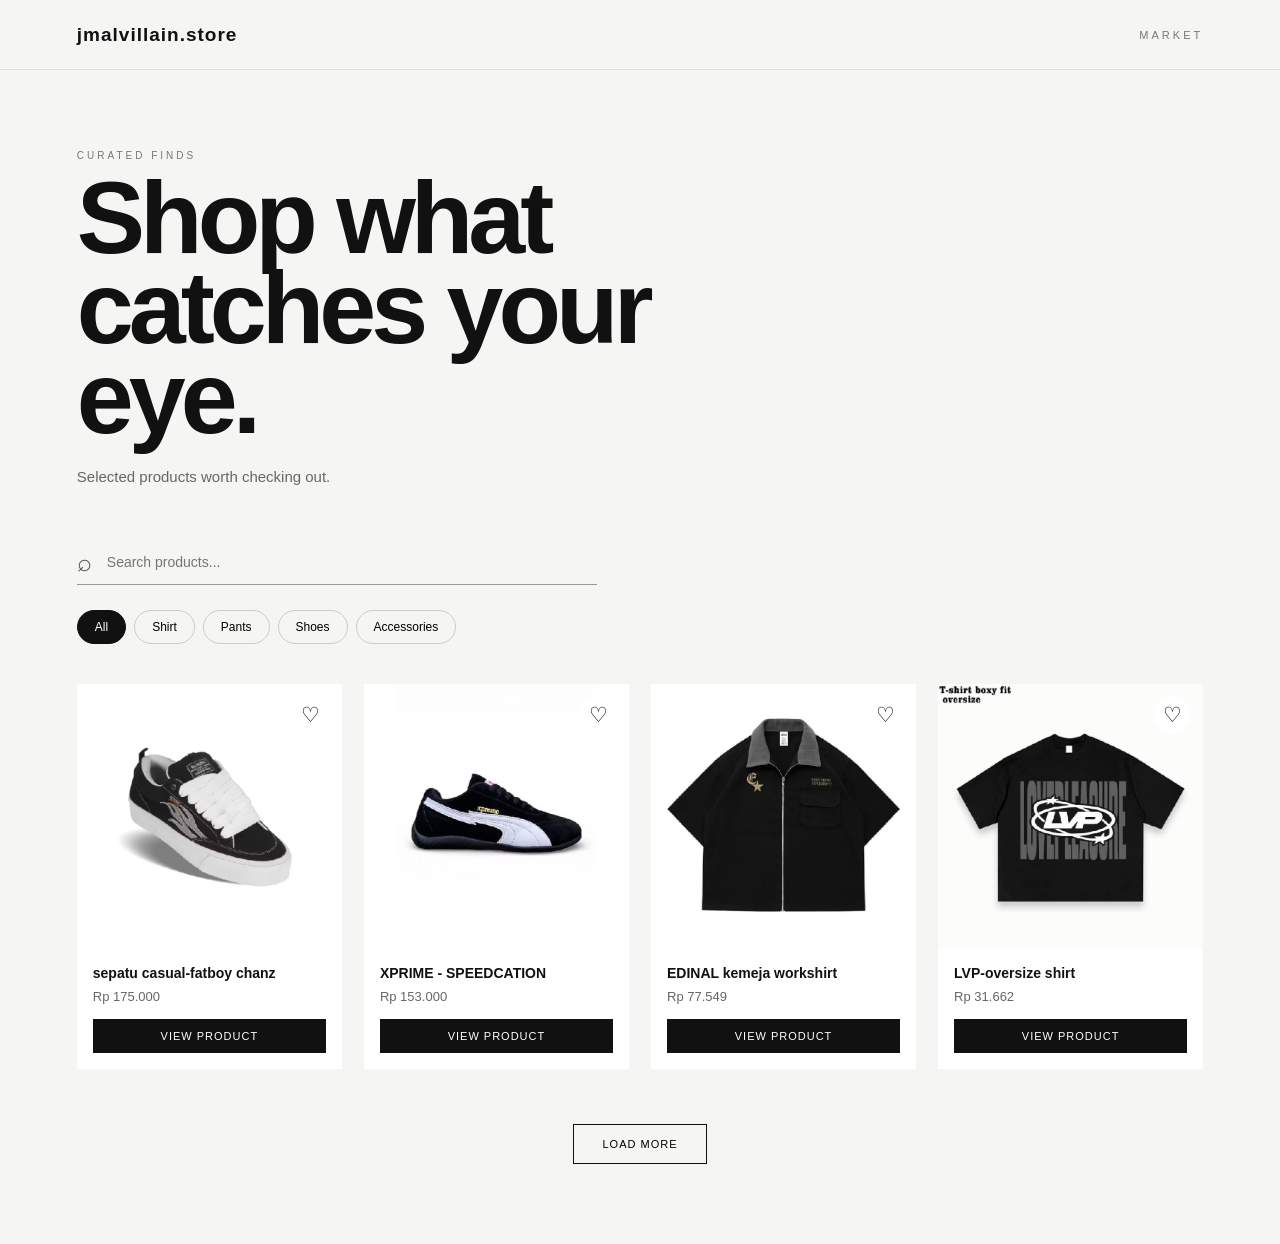
<file: index.html>
<!DOCTYPE html>
<html lang="id">

<head>
	<meta charset="UTF-8">
	<meta name="viewport" content="width=device-width, initial-scale=1.0">

	<title>jmalvillain.store — Market</title>

	<link rel="stylesheet" href="style.css">
</head>

<body>

	<!-- HEADER -->
	<header class="topbar">

		<a href="index.html" class="logo">
			jmalvillain.store
		</a>

		<span class="page-title">
			MARKET
		</span>

	</header>


	<!-- MARKET HEADER -->
	<main class="market">

		<div class="market-intro">

			<p class="section-label">
				CURATED FINDS
			</p>

			<h1>
				Shop what<br>
				catches your eye.
			</h1>

			<p class="intro-text">
				Selected products worth checking out.
			</p>

		</div>


		<!-- SEARCH -->
		<div class="search-box">

			<span>⌕</span>

			<input
				type="text"
				id="searchInput"
				placeholder="Search products..."
			>

		</div>


		<!-- CATEGORIES -->
		<div class="categories" id="categories">

			<button
				class="category active"
				data-category="all">
				All
			</button>

			<button
				class="category"
				data-category="shirt">
				Shirt
			</button>

			<button
				class="category"
				data-category="pants">
				Pants
			</button>

			<button
				class="category"
				data-category="shoes">
				Shoes
			</button>

			<button
				class="category"
				data-category="accessories">
				Accessories
			</button>

		</div>


		<!-- PRODUCT LIST -->
		<section
			id="productList"
			class="product-grid">
		</section>


		<!-- LOAD MORE -->
		<button
			id="loadMore"
			class="load-more">
			LOAD MORE
		</button>

	</main>


	<!-- BOTTOM NAVIGATION -->

	<nav class="bottom-nav">

		<a
			href="index.html"
			class="bottom-item active">

			<span>⌂</span>
			<small>Market</small>

		</a>


		<a
			href="design.html"
			class="bottom-item">

			<span>✦</span>
			<small>Design</small>

		</a>


		<a
			href="favorites.html"
			class="bottom-item">

			<span>♡</span>
			<small>Favorites</small>

		</a>


		<a
			href="profile.html"
			class="bottom-item">

			<span>●</span>
			<small>Profile</small>

		</a>

	</nav>


	<script src="script.js"></script>

</body>

</html>
</file>
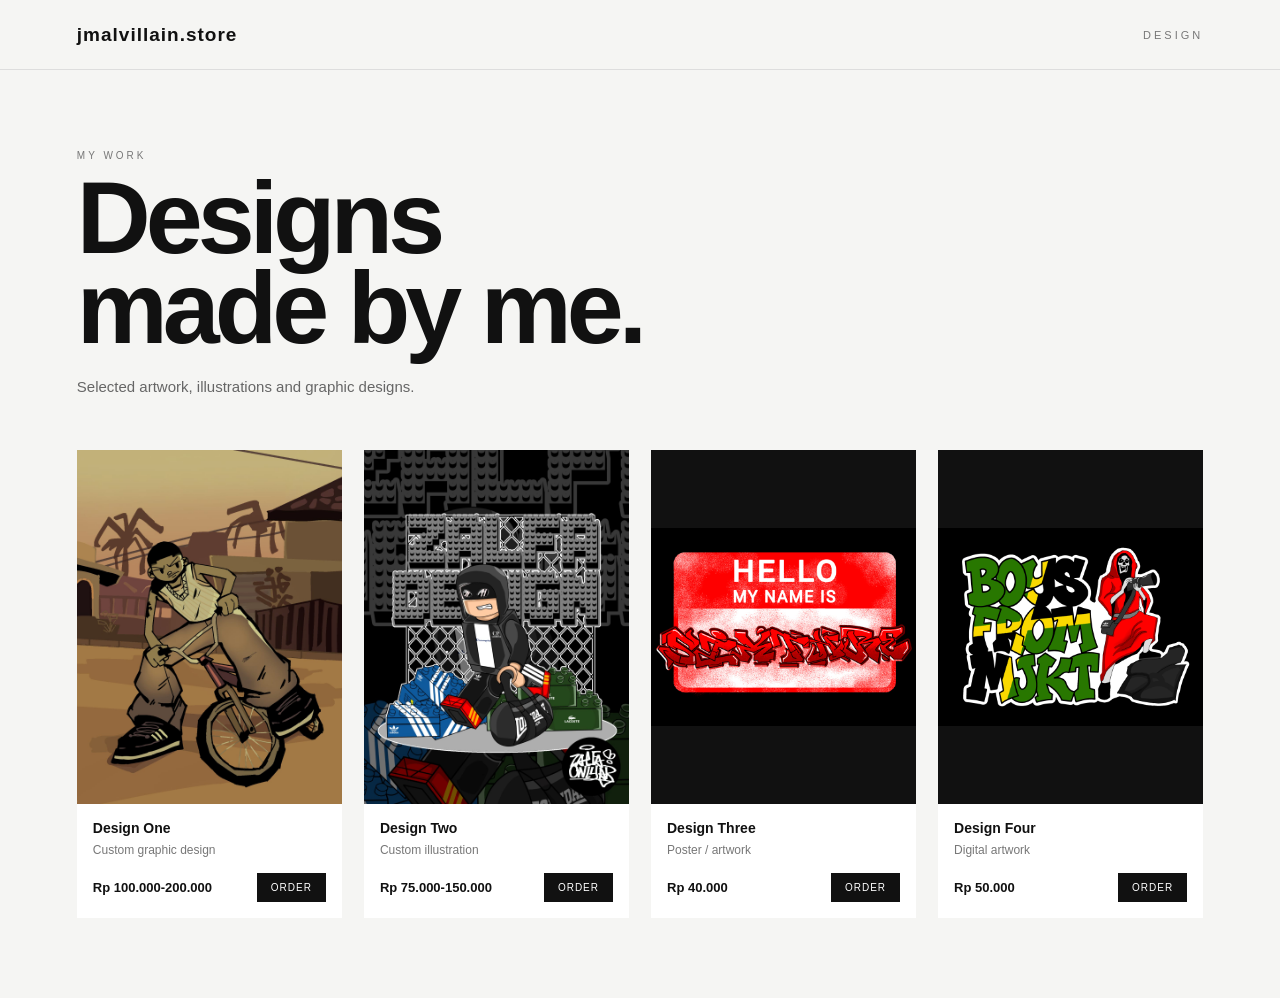
<file: design.html>
<!DOCTYPE html>
<html lang="id">

<head>
    <meta charset="UTF-8">
    <meta name="viewport" content="width=device-width, initial-scale=1.0">

    <title>jmalvillain.store — Design</title>

    <link rel="stylesheet" href="style.css">
</head>

<body>

    <!-- =========================
         HEADER
    ========================== -->

    <header class="topbar">

        <a href="index.html" class="logo">
            jmalvillain.store
        </a>

        <span class="page-title">
            DESIGN
        </span>

    </header>


    <!-- =========================
         DESIGN CONTENT
    ========================== -->

    <main class="market">

        <div class="market-intro">

            <p class="section-label">
                MY WORK
            </p>

            <h1>
                Designs<br>
                made by me.
            </h1>

            <p class="intro-text">
                Selected artwork, illustrations and graphic designs.
            </p>

        </div>


        <!-- =========================
             DESIGN GRID
        ========================== -->

        <section class="design-grid">


            <!-- DESIGN 1 -->

            <article class="design-card">

                <div class="design-image-wrapper">

                    <img
                        src="design1.jpg"
                        alt="Design 1"
                        class="design-image"
                    >

                </div>

                <div class="design-info">

                    <h2>
                        Design One
                    </h2>

                    <p>
                        Custom graphic design
                    </p>

                    <div class="design-bottom">

                        <span>
                            Rp 100.000-200.000
                        </span>

                        <a
                             href="https://wa.me/628816991435?text=Halo%20saya%20ingin%20order%20Design"
    class="design-order"
    target="_blank"
                        >
                            ORDER
                        </a>

                    </div>

                </div>

            </article>


            <!-- DESIGN 2 -->

            <article class="design-card">

                <div class="design-image-wrapper">

                    <img
                        src="design2.jpg"
                        alt="Design 2"
                        class="design-image"
                    >

                </div>

                <div class="design-info">

                    <h2>
                        Design Two
                    </h2>

                    <p>
                        Custom illustration
                    </p>

                    <div class="design-bottom">

                        <span>
                            Rp 75.000-150.000
                        </span>

                        <a
                             href="https://wa.me/628816991435?text=Halo%20saya%20ingin%20order%20Design"
    class="design-order"
    target="_blank"
                        >
                            ORDER
                        </a>

                    </div>

                </div>

            </article>


            <!-- DESIGN 3 -->

            <article class="design-card">

                <div class="design-image-wrapper">

                    <img
                        src="design3.jpg"
                        alt="Design 3"
                        class="design-image"
                    >

                </div>

                <div class="design-info">

                    <h2>
                        Design Three
                    </h2>

                    <p>
                        Poster / artwork
                    </p>

                    <div class="design-bottom">

                        <span>
                            Rp 40.000
                        </span>

                        <a
                            href="https://wa.me/628816991435?text=Halo%20saya%20ingin%20order%20Design"
    class="design-order"
    target="_blank"
                        >
                            ORDER
                        </a>

                    </div>

                </div>

            </article>


            <!-- DESIGN 4 -->

            <article class="design-card">

                <div class="design-image-wrapper">

                    <img
                        src="design4.jpg"
                        alt="Design 4"
                        class="design-image"
                    >

                </div>

                <div class="design-info">

                    <h2>
                        Design Four
                    </h2>

                    <p>
                        Digital artwork
                    </p>

                    <div class="design-bottom">

                        <span>
                            Rp 50.000
                        </span>

                        <a
                             href="https://wa.me/628816991435?text=Halo%20saya%20ingin%20order%20Design"
    class="design-order"
    target="_blank"
                        >
                            ORDER
                        </a>

                    </div>

                </div>

            </article>


        </section>

    </main>


    <!-- =========================
         BOTTOM NAVIGATION
    ========================== -->

    <nav class="bottom-nav">

        <a
            href="index.html"
            class="bottom-item">

            <span>⌂</span>

            <small>
                Market
            </small>

        </a>


        <a
            href="design.html"
            class="bottom-item active">

            <span>✦</span>

            <small>
                Design
            </small>

        </a>


        <a
            href="favorites.html"
            class="bottom-item">

            <span>♡</span>

            <small>
                Favorites
            </small>

        </a>


        <a
            href="profile.html"
            class="bottom-item">

            <span>●</span>

            <small>
                Profile
            </small>

        </a>

    </nav>


</body>

</html>
</file>
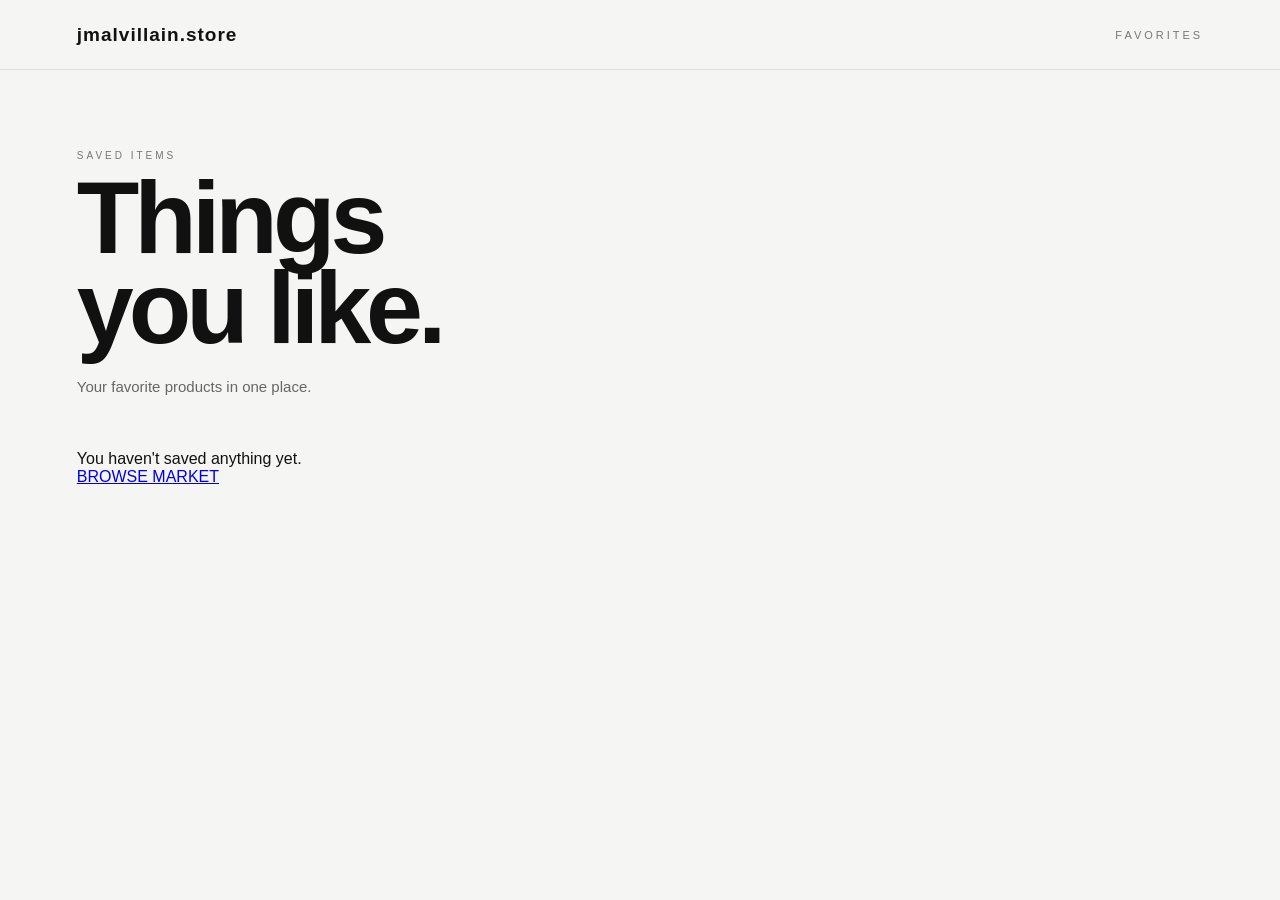
<file: favorites.html>
<!DOCTYPE html>
<html lang="id">

<head>
    <meta charset="UTF-8">
    <meta name="viewport" content="width=device-width, initial-scale=1.0">

    <title>jmalvillain.store — Favorites</title>

    <link rel="stylesheet" href="style.css">
</head>

<body>

    <!-- HEADER -->

    <header class="topbar">

        <a href="index.html" class="logo">
            jmalvillain.store
        </a>

        <span class="page-title">
            FAVORITES
        </span>

    </header>


    <!-- FAVORITES -->

    <main class="market">

        <div class="market-intro">

            <p class="section-label">
                SAVED ITEMS
            </p>

            <h1>
                Things<br>
                you like.
            </h1>

            <p class="intro-text">
                Your favorite products in one place.
            </p>

        </div>


        <!-- FAVORITE PRODUCTS -->

        <section
            id="favoriteList"
            class="product-grid">
        </section>


        <!-- EMPTY STATE -->

        <div
            id="emptyFavorites"
            class="empty-favorites">

            <p>
                You haven't saved anything yet.
            </p>

            <a href="index.html">
                BROWSE MARKET
            </a>

        </div>

    </main>


    <!-- BOTTOM NAVIGATION -->

    <nav class="bottom-nav">

        <a
            href="index.html"
            class="bottom-item">

            <span>⌂</span>
            <small>Market</small>

        </a>


        <a
            href="design.html"
            class="bottom-item">

            <span>✦</span>
            <small>Design</small>

        </a>


        <a
            href="favorites.html"
            class="bottom-item active">

            <span>♡</span>
            <small>Favorites</small>

        </a>


        <a
            href="profile.html"
            class="bottom-item">

            <span>●</span>
            <small>Profile</small>

        </a>

    </nav>


    <script>

        const favoriteList =
            document.getElementById("favoriteList");

        const emptyFavorites =
            document.getElementById("emptyFavorites");


        let favorites = JSON.parse(
            localStorage.getItem("jmalvillainFavorites")
        ) || [];


        async function loadFavorites() {

            try {

                const response =
                    await fetch("products.json");

                if (!response.ok) {
                    throw new Error(
                        "products.json tidak ditemukan"
                    );
                }

                const products =
                    await response.json();


                const favoriteProducts =
                    products.filter(product =>
                        favorites.includes(product.id)
                    );


                favoriteList.innerHTML = "";


                if (favoriteProducts.length === 0) {

                    emptyFavorites.style.display =
                        "block";

                    return;

                }


                emptyFavorites.style.display =
                    "none";


                favoriteProducts.forEach(product => {

                    const card =
                        document.createElement("article");

                    card.className =
                        "product-card";


                    card.innerHTML = `

                        <img
                            class="product-image"
                            src="${product.image}"
                            alt="${product.name}"
                        >


                        <button
                            class="favorite-button active"
                            data-id="${product.id}"
                        >
                            ♥
                        </button>


                        <div class="product-info">

                            <div class="product-name">
                                ${product.name}
                            </div>


                            <div class="product-price">
                                Rp ${product.price.toLocaleString("id-ID")}
                            </div>


                            <a
                                class="view-product"
                                href="${product.link}"
                                target="_blank"
                                rel="noopener noreferrer"
                            >
                                VIEW PRODUCT
                            </a>

                        </div>

                    `;


                    favoriteList.appendChild(card);

                });


                document
                    .querySelectorAll(".favorite-button")
                    .forEach(button => {

                        button.addEventListener(
                            "click",
                            () => {

                                const id =
                                    Number(
                                        button.dataset.id
                                    );


                                favorites =
                                    favorites.filter(
                                        favoriteId =>
                                            favoriteId !== id
                                    );


                                localStorage.setItem(
                                    "jmalvillainFavorites",
                                    JSON.stringify(
                                        favorites
                                    )
                                );


                                loadFavorites();

                            }
                        );

                    });


            } catch (error) {

                console.error(error);

                favoriteList.innerHTML = `
                    <p>Favorite gagal dimuat.</p>
                `;

            }

        }


        loadFavorites();

    </script>

</body>

</html>
</file>
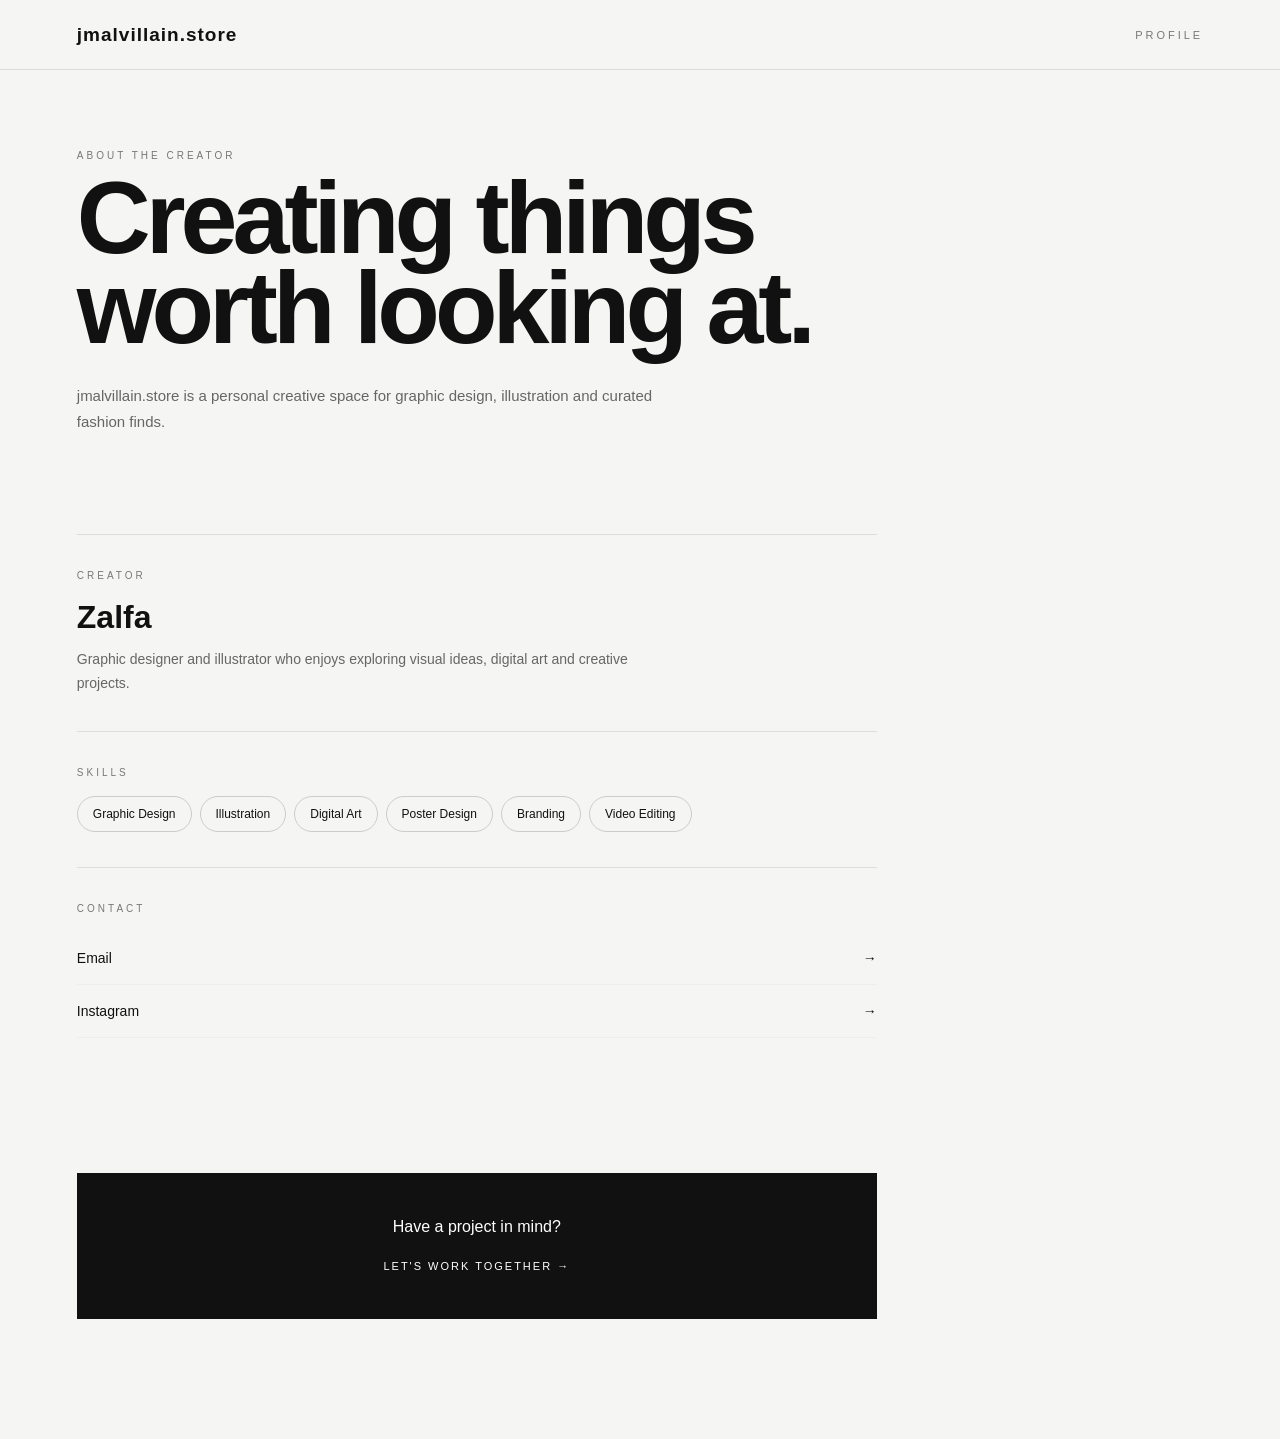
<file: profile.html>
<!DOCTYPE html>
<html lang="id">

<head>
    <meta charset="UTF-8">
    <meta name="viewport" content="width=device-width, initial-scale=1.0">

    <title>jmalvillain.store — Profile</title>

    <link rel="stylesheet" href="style.css">
</head>

<body>

    <!-- =========================
         HEADER
    ========================== -->

    <header class="topbar">

        <a href="index.html" class="logo">
            jmalvillain.store
        </a>

        <span class="page-title">
            PROFILE
        </span>

    </header>


    <!-- =========================
         PROFILE
    ========================== -->

    <main class="profile-page">

        <section class="profile-hero">

            <p class="section-label">
                ABOUT THE CREATOR
            </p>

            <h1>
                Creating things<br>
                worth looking at.
            </h1>

            <p class="profile-description">
                jmalvillain.store is a personal creative space
                for graphic design, illustration and curated
                fashion finds.
            </p>

        </section>


        <!-- =========================
             CREATOR
        ========================== -->

        <section class="profile-section">

            <p class="profile-label">
                CREATOR
            </p>

            <h2>
                Zalfa
            </h2>

            <p>
                Graphic designer and illustrator who enjoys
                exploring visual ideas, digital art and
                creative projects.
            </p>

        </section>


        <!-- =========================
             SKILLS
        ========================== -->

        <section class="profile-section">

            <p class="profile-label">
                SKILLS
            </p>

            <div class="skill-list">

                <span>Graphic Design</span>

                <span>Illustration</span>

                <span>Digital Art</span>

                <span>Poster Design</span>

                <span>Branding</span>

                <span>Video Editing</span>

            </div>

        </section>


        <!-- =========================
             CONTACT
        ========================== -->

        <section class="profile-section">

            <p class="profile-label">
                CONTACT
            </p>

            <div class="contact-list">

                <a
                    href="mailto:zalfaromadhoni443@gmail.com"
                    class="contact-item"
                >
                    <span>
                        Email
                    </span>

                    <span>
                        →
                    </span>
                </a>


                <a
                    href="https://instagram.com/zalfaonlyart"
                    target="_blank"
                    rel="noopener noreferrer"
                    class="contact-item"
                >
                    <span>
                        Instagram
                    </span>

                    <span>
                        →
                    </span>
                </a>

            </div>

        </section>


        <!-- =========================
             CTA
        ========================== -->

        <section class="profile-cta">

            <p>
                Have a project in mind?
            </p>

            <a
                href="mailto:zalfaromadhoni443@gmail.com?subject=Design Project"
            >
                LET'S WORK TOGETHER →
            </a>

        </section>

    </main>


    <!-- =========================
         BOTTOM NAVIGATION
    ========================== -->

    <nav class="bottom-nav">

        <a
            href="index.html"
            class="bottom-item"
        >
            <span>⌂</span>
            <small>Market</small>
        </a>


        <a
            href="design.html"
            class="bottom-item"
        >
            <span>✦</span>
            <small>Design</small>
        </a>


        <a
            href="favorites.html"
            class="bottom-item"
        >
            <span>♡</span>
            <small>Favorites</small>
        </a>


        <a
            href="profile.html"
            class="bottom-item active"
        >
            <span>●</span>
            <small>Profile</small>
        </a>

    </nav>

</body>

</html>
</file>
<file: style.css>
* {
    margin: 0;
    padding: 0;
    box-sizing: border-box;
}

html {
    scroll-behavior: smooth;
}

html,
body {
    width: 100%;
    max-width: 100%;
    overflow-x: hidden;
}

body {
    font-family: Arial, Helvetica, sans-serif;
    background: #f5f5f3;
    color: #111;
    padding-bottom: 0;
}


/* =========================
   HEADER
========================= */

.topbar {
    width: 100%;
    height: 70px;
    padding: 0 6%;

    display: flex;
    align-items: center;
    justify-content: space-between;

    background: #f5f5f3;
    border-bottom: 1px solid #ddd;
}

.logo {
    color: #111;
    text-decoration: none;

    font-size: 19px;
    font-weight: 900;
    letter-spacing: 1px;
}

.page-title {
    font-size: 11px;
    letter-spacing: 3px;
    color: #777;
}


/* =========================
   MARKET
========================= */

.market {
    width: 100%;
    padding: 80px 6%;
}


/* INTRO */

.market-intro {
    margin-bottom: 55px;
}

.section-label {
    font-size: 10px;
    letter-spacing: 3px;
    color: #777;
    margin-bottom: 12px;
}

.market-intro h1 {
    max-width: 750px;

    font-size: clamp(50px, 8vw, 105px);
    line-height: 0.88;
    letter-spacing: -5px;
    font-weight: 900;
}

.intro-text {
    margin-top: 25px;

    color: #666;
    font-size: 15px;
}


/* =========================
   SEARCH
========================= */

.search-box {
    width: 100%;
    max-width: 520px;

    display: flex;
    align-items: center;
    gap: 10px;

    margin-bottom: 25px;

    border-bottom: 1px solid #999;
}

.search-box span {
    font-size: 25px;
    color: #555;
}

.search-box input {
    width: 100%;

    padding: 14px 5px;

    border: none;
    outline: none;

    background: transparent;

    font-size: 14px;
}


/* =========================
   CATEGORIES
========================= */

.categories {
    display: flex;
    gap: 8px;
    flex-wrap: wrap;

    margin-bottom: 40px;
}

.category {
    padding: 9px 17px;

    border: 1px solid #ccc;
    border-radius: 30px;

    background: transparent;

    cursor: pointer;

    font-size: 12px;

    transition: 0.2s;
}

.category:hover,
.category.active {
    background: #111;
    color: white;
    border-color: #111;
}


/* =========================
   PRODUCTS
========================= */

.product-grid {
    width: 100%;

    display: grid;
    grid-template-columns: repeat(4, 1fr);

    gap: 22px;
}

.product-card {
    position: relative;

    background: white;

    transition: transform 0.25s ease;
}

.product-card:hover {
    transform: translateY(-5px);
}

.product-image {
    width: 100%;
    aspect-ratio: 1 / 1;

    object-fit: cover;

    display: block;
}

.product-info {
    padding: 16px;
}

.product-name {
    font-size: 14px;
    font-weight: bold;

    margin-bottom: 8px;
}

.product-price {
    color: #666;

    font-size: 13px;

    margin-bottom: 15px;
}


/* PRODUCT BUTTON */

.view-product {
    display: block;

    padding: 11px;

    text-align: center;

    background: #111;
    color: white;

    text-decoration: none;

    font-size: 11px;
    letter-spacing: 1px;

    transition: 0.2s;
}

.view-product:hover {
    background: #333;
}


/* =========================
   FAVORITE
========================= */

.favorite-button {
    position: absolute;

    top: 12px;
    right: 12px;

    width: 38px;
    height: 38px;

    border: none;
    border-radius: 50%;

    background: white;

    cursor: pointer;

    font-size: 21px;

    z-index: 2;
}


/* =========================
   LOAD MORE
========================= */

.load-more {
    display: block;

    margin: 55px auto 0;

    padding: 13px 28px;

    border: 1px solid #111;

    background: transparent;

    cursor: pointer;

    font-size: 11px;
    letter-spacing: 1px;

    transition: 0.2s;
}

.load-more:hover {
    background: #111;
    color: white;
}


/* =========================
   BOTTOM NAV
========================= */

.bottom-nav {
    display: none;
}


/* =========================
   TABLET
========================= */

@media (max-width: 900px) {

    .product-grid {
        grid-template-columns: repeat(3, 1fr);
    }

}


/* =========================
   MOBILE
========================= */

@media (max-width: 600px) {

    body {
        padding-bottom: 70px;
    }


    /* HEADER */

    .topbar {
        height: 62px;

        padding: 0 18px;
    }

    .logo {
        font-size: 16px;
    }

    .page-title {
        font-size: 9px;
        letter-spacing: 2px;
    }


    /* MARKET */

    .market {
        padding: 55px 18px;
    }


    /* INTRO */

    .market-intro {
        margin-bottom: 40px;
    }

    .market-intro h1 {
        font-size: 55px;

        line-height: 0.9;

        letter-spacing: -3px;
    }

    .intro-text {
        font-size: 13px;

        line-height: 1.5;
    }


    /* SEARCH */

    .search-box {
        max-width: none;
    }


    /* CATEGORIES */

    .categories {
        overflow-x: auto;
        flex-wrap: nowrap;

        padding-bottom: 5px;

        scrollbar-width: none;
    }

    .categories::-webkit-scrollbar {
        display: none;
    }

    .category {
        flex-shrink: 0;
    }


    /* PRODUCTS */

    .product-grid {
        grid-template-columns: repeat(2, 1fr);

        gap: 12px;
    }

    .product-info {
        padding: 12px;
    }

    .product-name {
        font-size: 12px;

        line-height: 1.4;
    }

    .product-price {
        font-size: 12px;
    }

    .view-product {
        padding: 10px 5px;

        font-size: 9px;
    }


    /* FAVORITE */

    .favorite-button {
        width: 34px;
        height: 34px;

        top: 8px;
        right: 8px;

        font-size: 18px;
    }


    /* LOAD MORE */

    .load-more {
        margin-top: 40px;
    }


    /* BOTTOM NAV */

    .bottom-nav {
        position: fixed;

        display: flex;

        left: 0;
        right: 0;
        bottom: 0;

        height: 68px;

        background: rgba(255, 255, 255, 0.97);

        border-top: 1px solid #ddd;

        z-index: 9999;

        justify-content: space-around;
        align-items: center;
    }

    .bottom-item {
        flex: 1;

        height: 100%;

        display: flex;
        flex-direction: column;

        align-items: center;
        justify-content: center;

        gap: 4px;

        text-decoration: none;

        color: #777;
    }

    .bottom-item span {
        font-size: 20px;

        line-height: 1;
    }

    .bottom-item small {
        font-size: 9px;
    }

    .bottom-item.active {
        color: #111;

        font-weight: bold;
    }

}

/* =========================
   DESIGN PAGE
========================= */

.design-grid {
    width: 100%;

    display: grid;
    grid-template-columns: repeat(4, 1fr);

    gap: 22px;
}

.design-card {
    background: #fff;
    overflow: hidden;

    transition: transform 0.25s ease;
}

.design-card:hover {
    transform: translateY(-5px);
}

.design-image-wrapper {
    width: 100%;
    aspect-ratio: 3 / 4;
    overflow: hidden;
    background: #eee;
}

.design-image {
    width: 100%;
    height: 100%;

    display: block;

    object-fit: contain;
    background: #111;

    transition: transform 0.35s ease;
}

.design-card:hover .design-image {
    transform: none;
}

.design-info {
    padding: 16px;
}

.design-info h2 {
    font-size: 14px;
    margin-bottom: 7px;
}

.design-info p {
    font-size: 12px;
    color: #777;
    margin-bottom: 16px;
}

.design-bottom {
    display: flex;
    align-items: center;
    justify-content: space-between;
    gap: 10px;
}

.design-bottom span {
    font-size: 13px;
    font-weight: bold;
}

.design-order {
    padding: 9px 14px;

    background: #111;
    color: #fff;

    text-decoration: none;

    font-size: 10px;
    letter-spacing: 1px;
}

.design-order:hover {
    background: #333;
}


/* =========================
   DESIGN MOBILE
========================= */

@media (max-width: 900px) {

    .design-grid {
        grid-template-columns: repeat(3, 1fr);
    }

}


@media (max-width: 600px) {

    .design-grid {
        grid-template-columns: repeat(2, 1fr);
        gap: 12px;
    }

    .design-info {
        padding: 12px;
    }

    .design-info h2 {
        font-size: 12px;
        line-height: 1.4;
    }

    .design-info p {
        font-size: 10px;
        line-height: 1.4;
    }

    .design-bottom {
        align-items: stretch;
        flex-direction: column;
    }

    .design-bottom span {
        font-size: 11px;
    }

    .design-order {
        width: 100%;
        text-align: center;
        padding: 10px;
    }

}
/* =========================
   PROFILE PAGE
========================= */

.profile-page {
    width: 100%;
    padding: 80px 6% 120px;
}


/* PROFILE HERO */

.profile-hero {
    max-width: 900px;
    margin-bottom: 100px;
}

.profile-hero h1 {
    font-size: clamp(50px, 8vw, 105px);
    line-height: 0.88;
    letter-spacing: -5px;
    font-weight: 900;
}

.profile-description {
    max-width: 600px;
    margin-top: 30px;

    color: #666;
    font-size: 15px;
    line-height: 1.7;
}


/* PROFILE SECTIONS */

.profile-section {
    max-width: 800px;

    padding: 35px 0;

    border-top: 1px solid #ddd;
}

.profile-section:last-of-type {
    border-bottom: 1px solid #ddd;
}

.profile-label {
    margin-bottom: 18px;

    font-size: 10px;
    letter-spacing: 3px;
    color: #777;
}

.profile-section h2 {
    font-size: 32px;
    margin-bottom: 12px;
}

.profile-section > p:not(.profile-label) {
    max-width: 600px;

    color: #666;
    font-size: 14px;
    line-height: 1.7;
}


/* SKILLS */

.skill-list {
    display: flex;
    flex-wrap: wrap;
    gap: 8px;
}

.skill-list span {
    padding: 10px 15px;

    border: 1px solid #ccc;
    border-radius: 30px;

    font-size: 12px;
}


/* CONTACT */

.contact-list {
    display: flex;
    flex-direction: column;
}

.contact-item {
    display: flex;

    justify-content: space-between;
    align-items: center;

    padding: 18px 0;

    border-bottom: 1px solid #eee;

    color: #111;
    text-decoration: none;

    font-size: 14px;

    transition: 0.2s;
}

.contact-item:hover {
    padding-left: 8px;
}


/* CTA */

.profile-cta {
    max-width: 800px;

    margin-top: 100px;
    padding: 45px;

    background: #111;
    color: white;

    text-align: center;
}

.profile-cta p {
    margin-bottom: 20px;

    font-size: 16px;
}

.profile-cta a {
    color: white;

    text-decoration: none;

    font-size: 11px;
    letter-spacing: 2px;
}


/* =========================
   PROFILE MOBILE
========================= */

@media (max-width: 600px) {

    .profile-page {
        padding: 55px 18px 100px;
    }

    .profile-hero {
        margin-bottom: 65px;
    }

    .profile-hero h1 {
        font-size: 55px;
        line-height: 0.9;
        letter-spacing: -3px;
    }

    .profile-description {
        font-size: 13px;
        line-height: 1.6;
    }

    .profile-section {
        padding: 28px 0;
    }

    .profile-section h2 {
        font-size: 27px;
    }

    .profile-section > p:not(.profile-label) {
        font-size: 13px;
    }

    .skill-list {
        gap: 6px;
    }

    .skill-list span {
        font-size: 11px;
        padding: 9px 12px;
    }

    .profile-cta {
        margin-top: 65px;
        padding: 35px 20px;
    }

}
</file>
